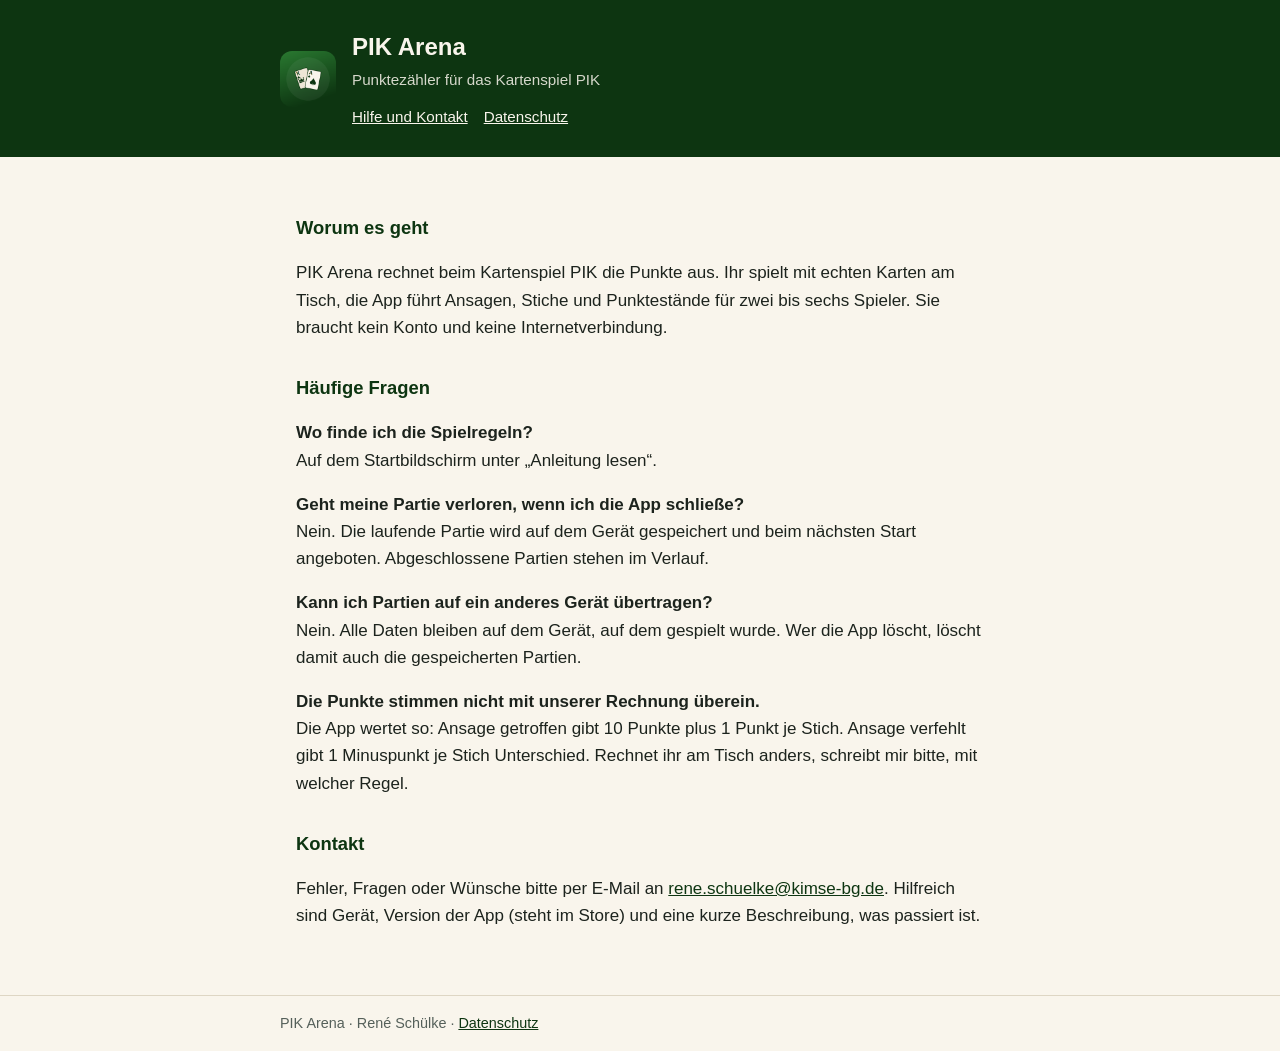
<file: index.html>
<!doctype html>
<html lang="de">
<head>
<meta charset="utf-8">
<meta name="viewport" content="width=device-width, initial-scale=1">
<title>PIK Arena – Hilfe und Kontakt</title>
<link rel="stylesheet" href="style.css">
</head>
<body>
<header>
  <div class="wrap">
    <img src="icon.png" alt="">
    <div>
      <h1>PIK Arena</h1>
      <p>Punktezähler für das Kartenspiel PIK</p>
      <nav><a href="index.html">Hilfe und Kontakt</a><a href="datenschutz.html">Datenschutz</a></nav>
    </div>
  </div>
</header>
<main class="wrap">

<h2>Worum es geht</h2>
<p>PIK Arena rechnet beim Kartenspiel PIK die Punkte aus. Ihr spielt mit echten
Karten am Tisch, die App führt Ansagen, Stiche und Punktestände für zwei bis sechs
Spieler. Sie braucht kein Konto und keine Internetverbindung.</p>

<h2>Häufige Fragen</h2>

<p><strong>Wo finde ich die Spielregeln?</strong><br>
Auf dem Startbildschirm unter „Anleitung lesen“.</p>

<p><strong>Geht meine Partie verloren, wenn ich die App schließe?</strong><br>
Nein. Die laufende Partie wird auf dem Gerät gespeichert und beim nächsten Start
angeboten. Abgeschlossene Partien stehen im Verlauf.</p>

<p><strong>Kann ich Partien auf ein anderes Gerät übertragen?</strong><br>
Nein. Alle Daten bleiben auf dem Gerät, auf dem gespielt wurde. Wer die App löscht,
löscht damit auch die gespeicherten Partien.</p>

<p><strong>Die Punkte stimmen nicht mit unserer Rechnung überein.</strong><br>
Die App wertet so: Ansage getroffen gibt 10 Punkte plus 1 Punkt je Stich. Ansage
verfehlt gibt 1 Minuspunkt je Stich Unterschied. Rechnet ihr am Tisch anders,
schreibt mir bitte, mit welcher Regel.</p>

<h2>Kontakt</h2>
<p>Fehler, Fragen oder Wünsche bitte per E-Mail an
<a href="mailto:rene.schuelke@kimse-bg.de">rene.schuelke@kimse-bg.de</a>.
Hilfreich sind Gerät, Version der App (steht im Store) und eine kurze Beschreibung,
was passiert ist.</p>

</main>
<footer><div class="wrap">PIK Arena · René Schülke · <a href="datenschutz.html">Datenschutz</a></div></footer>
</body>
</html>
</file>
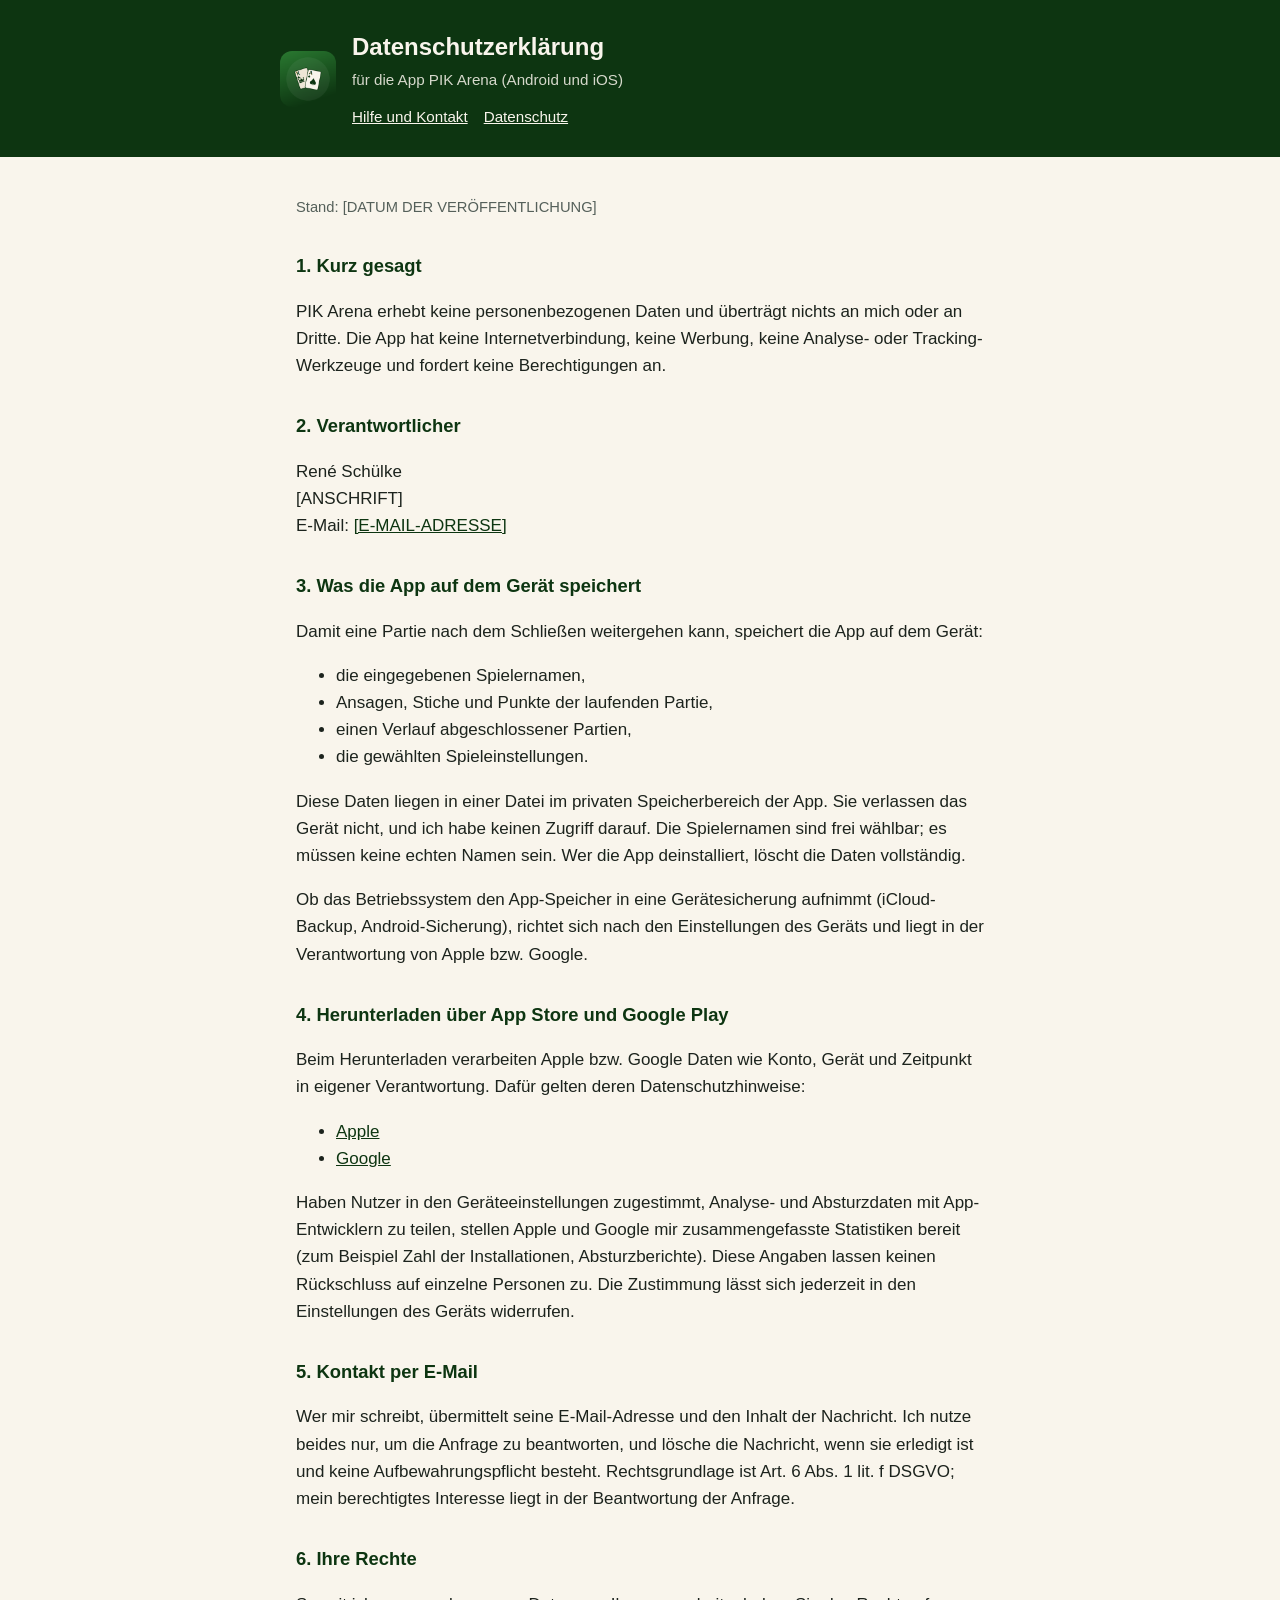
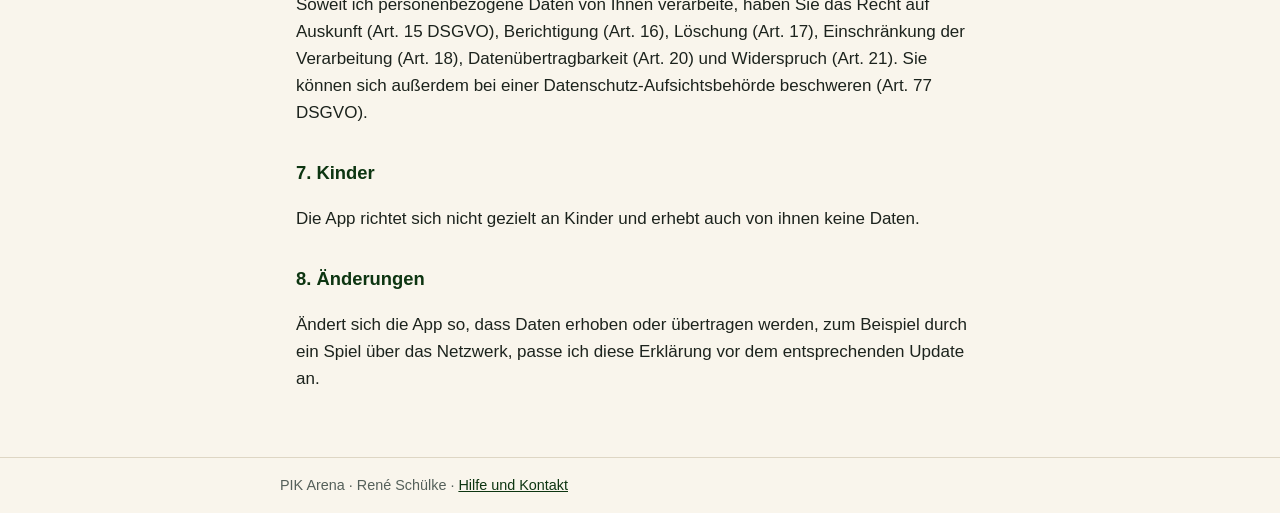
<file: datenschutz.html>
<!doctype html>
<html lang="de">
<head>
<meta charset="utf-8">
<meta name="viewport" content="width=device-width, initial-scale=1">
<title>PIK Arena – Datenschutzerklärung</title>
<link rel="stylesheet" href="style.css">
</head>
<body>
<header>
  <div class="wrap">
    <img src="icon.png" alt="">
    <div>
      <h1>Datenschutzerklärung</h1>
      <p>für die App PIK Arena (Android und iOS)</p>
      <nav><a href="index.html">Hilfe und Kontakt</a><a href="datenschutz.html">Datenschutz</a></nav>
    </div>
  </div>
</header>
<main class="wrap">

<p class="hint">Stand: [DATUM DER VERÖFFENTLICHUNG]</p>

<h2>1. Kurz gesagt</h2>
<p>PIK Arena erhebt keine personenbezogenen Daten und überträgt nichts an mich
oder an Dritte. Die App hat keine Internetverbindung, keine Werbung, keine
Analyse- oder Tracking-Werkzeuge und fordert keine Berechtigungen an.</p>

<h2>2. Verantwortlicher</h2>
<p>René Schülke<br>
[ANSCHRIFT]<br>
E-Mail: <a href="mailto:[E-MAIL-ADRESSE]">[E-MAIL-ADRESSE]</a></p>

<h2>3. Was die App auf dem Gerät speichert</h2>
<p>Damit eine Partie nach dem Schließen weitergehen kann, speichert die App
auf dem Gerät:</p>
<ul>
  <li>die eingegebenen Spielernamen,</li>
  <li>Ansagen, Stiche und Punkte der laufenden Partie,</li>
  <li>einen Verlauf abgeschlossener Partien,</li>
  <li>die gewählten Spieleinstellungen.</li>
</ul>
<p>Diese Daten liegen in einer Datei im privaten Speicherbereich der App. Sie
verlassen das Gerät nicht, und ich habe keinen Zugriff darauf. Die Spielernamen
sind frei wählbar; es müssen keine echten Namen sein. Wer die App deinstalliert,
löscht die Daten vollständig.</p>
<p>Ob das Betriebssystem den App-Speicher in eine Gerätesicherung aufnimmt
(iCloud-Backup, Android-Sicherung), richtet sich nach den Einstellungen des
Geräts und liegt in der Verantwortung von Apple bzw. Google.</p>

<h2>4. Herunterladen über App Store und Google Play</h2>
<p>Beim Herunterladen verarbeiten Apple bzw. Google Daten wie Konto, Gerät und
Zeitpunkt in eigener Verantwortung. Dafür gelten deren Datenschutzhinweise:</p>
<ul>
  <li><a href="https://www.apple.com/de/legal/privacy/">Apple</a></li>
  <li><a href="https://policies.google.com/privacy?hl=de">Google</a></li>
</ul>
<p>Haben Nutzer in den Geräteeinstellungen zugestimmt, Analyse- und
Absturzdaten mit App-Entwicklern zu teilen, stellen Apple und Google mir
zusammengefasste Statistiken bereit (zum Beispiel Zahl der Installationen,
Absturzberichte). Diese Angaben lassen keinen Rückschluss auf einzelne Personen
zu. Die Zustimmung lässt sich jederzeit in den Einstellungen des Geräts
widerrufen.</p>

<h2>5. Kontakt per E-Mail</h2>
<p>Wer mir schreibt, übermittelt seine E-Mail-Adresse und den Inhalt der
Nachricht. Ich nutze beides nur, um die Anfrage zu beantworten, und lösche die
Nachricht, wenn sie erledigt ist und keine Aufbewahrungspflicht besteht.
Rechtsgrundlage ist Art. 6 Abs. 1 lit. f DSGVO; mein berechtigtes Interesse
liegt in der Beantwortung der Anfrage.</p>

<h2>6. Ihre Rechte</h2>
<p>Soweit ich personenbezogene Daten von Ihnen verarbeite, haben Sie das Recht
auf Auskunft (Art. 15 DSGVO), Berichtigung (Art. 16), Löschung (Art. 17),
Einschränkung der Verarbeitung (Art. 18), Datenübertragbarkeit (Art. 20) und
Widerspruch (Art. 21). Sie können sich außerdem bei einer
Datenschutz-Aufsichtsbehörde beschweren (Art. 77 DSGVO).</p>

<h2>7. Kinder</h2>
<p>Die App richtet sich nicht gezielt an Kinder und erhebt auch von ihnen keine
Daten.</p>

<h2>8. Änderungen</h2>
<p>Ändert sich die App so, dass Daten erhoben oder übertragen werden, zum
Beispiel durch ein Spiel über das Netzwerk, passe ich diese Erklärung vor dem
entsprechenden Update an.</p>

</main>
<footer><div class="wrap">PIK Arena · René Schülke · <a href="index.html">Hilfe und Kontakt</a></div></footer>
</body>
</html>
</file>
<file: style.css>
:root {
  --bg: #f9f5ec;
  --fg: #1c231d;
  --muted: #55605a;
  --accent: #0d3511;
  --line: #ded6c4;
}
@media (prefers-color-scheme: dark) {
  :root {
    --bg: #0f1a11;
    --fg: #ece6d8;
    --muted: #a9b2ab;
    --accent: #8fd197;
    --line: #2a3a2d;
  }
}
* { box-sizing: border-box; }
body {
  margin: 0;
  background: var(--bg);
  color: var(--fg);
  font: 17px/1.6 -apple-system, BlinkMacSystemFont, "Segoe UI", Roboto, sans-serif;
}
header {
  background: #0d3511;
  color: #f9f5ec;
  padding: 28px 16px;
}
header .wrap { display: flex; align-items: center; gap: 16px; }
header img { width: 56px; height: 56px; border-radius: 12px; }
header h1 { margin: 0; font-size: 1.5rem; }
header p { margin: 2px 0 0; opacity: .85; font-size: .95rem; }
.wrap { max-width: 720px; margin: 0 auto; }
main { padding: 24px 16px 48px; }
h2 { color: var(--accent); font-size: 1.15rem; margin: 32px 0 8px; }
a { color: var(--accent); }
nav { margin-top: 12px; font-size: .95rem; }
nav a { color: #f9f5ec; margin-right: 16px; }
footer { border-top: 1px solid var(--line); padding: 16px; color: var(--muted); font-size: .9rem; }
.hint { color: var(--muted); font-size: .92rem; }
</file>
